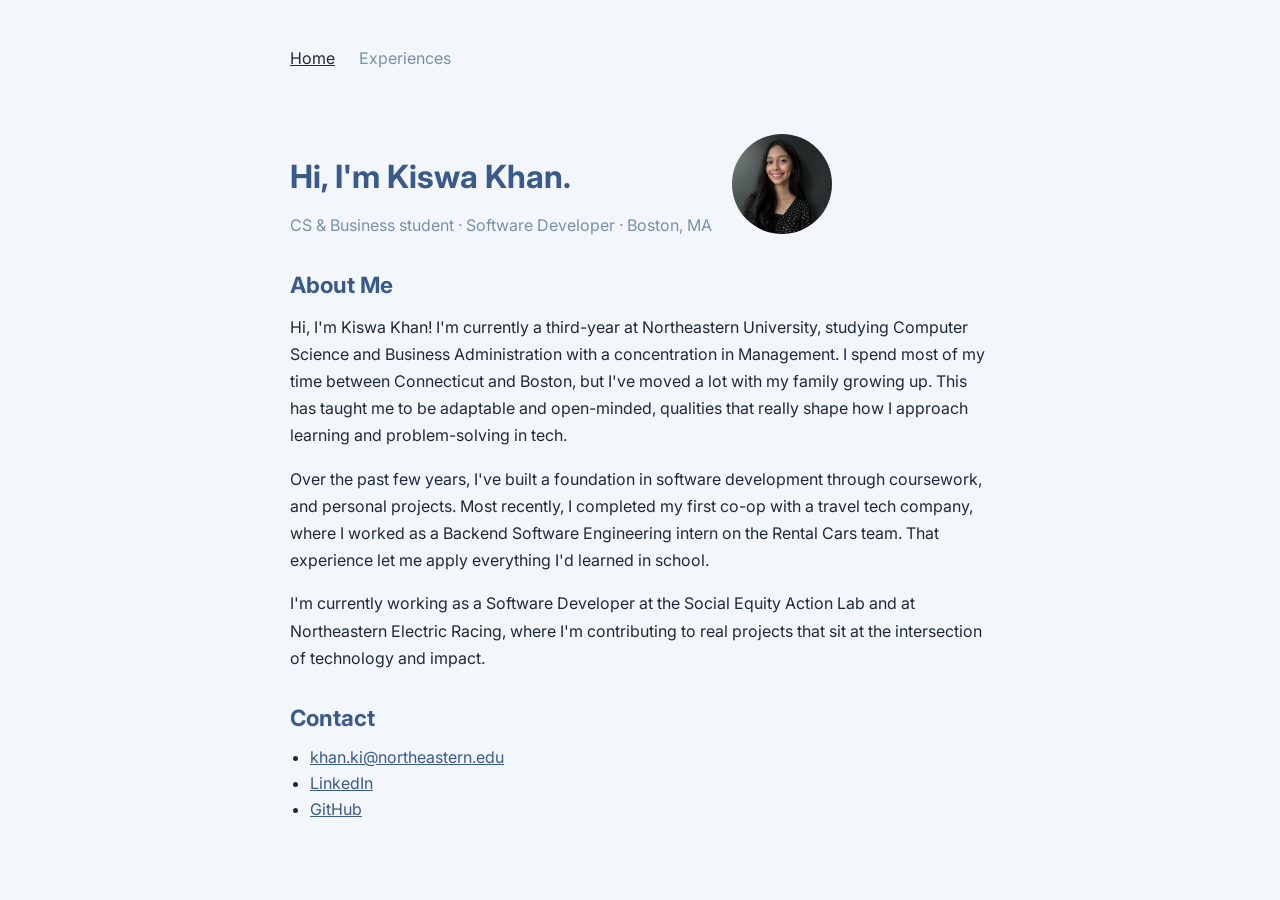
<file: index.html>
<!DOCTYPE html>
<html lang="en">
<head>
  <meta charset="UTF-8" />
  <meta name="viewport" content="width=device-width, initial-scale=1.0"/>
  <link rel="stylesheet" href="style.css" />
  <link href="https://fonts.googleapis.com/css2?family=Playfair+Display:wght@600&family=Inter:wght@400;500&display=swap" rel="stylesheet"/>
</head>
<body>

  <header>
    <nav>
      <ul>
        <li><a href="index.html" class="active">Home</a></li>
        <li><a href="projects.html">Experiences</a></li>
      </ul>
    </nav>
  </header>

  <main>
    <section class="hero">
      <div class="hero-text">
        <h1>Hi, I'm Kiswa Khan.</h1>
        <p class="subtitle">CS & Business student · Software Developer · Boston, MA</p>
      </div>
      <img src="Images/headshot.png" alt="Photo of Kiswa Khan" class="profile-photo" />
    </section>

    <section class="about">
      <h2>About Me</h2>
      <p>
        Hi, I'm Kiswa Khan! I'm currently a third-year at Northeastern University, studying
        Computer Science and Business Administration with a concentration in Management.
        I spend most of my time between Connecticut and Boston, but I've moved a lot with
        my family growing up. This has taught me to be adaptable and
        open-minded, qualities that really shape how I approach learning and problem-solving
        in tech.
      </p>
      <p>
        Over the past few years, I've built a foundation in software development
        through coursework, and personal projects. Most recently, I completed my
        first co-op with a travel tech company, where I worked as a Backend Software
        Engineering intern on the Rental Cars team. That experience let me apply
        everything I'd learned in school.
      </p>
      <p>
        I'm currently working as a Software Developer at the Social Equity Action Lab and
        at Northeastern Electric Racing, where I'm contributing to real projects that sit
        at the intersection of technology and impact.
      </p>
    </section>

    <section class="contact">
      <h2>Contact</h2>
      <ul>
        <li><a href="mailto:khan.ki@northeastern.edu">khan.ki@northeastern.edu</a></li>
        <li><a href="https://linkedin.com/in/kiswa-khan/" target="_blank">LinkedIn</a></li>
        <li><a href="https://github.com/kiswak" target="_blank">GitHub</a></li>
      </ul>
    </section>
  </main>

 

</body>
</html>
</file>
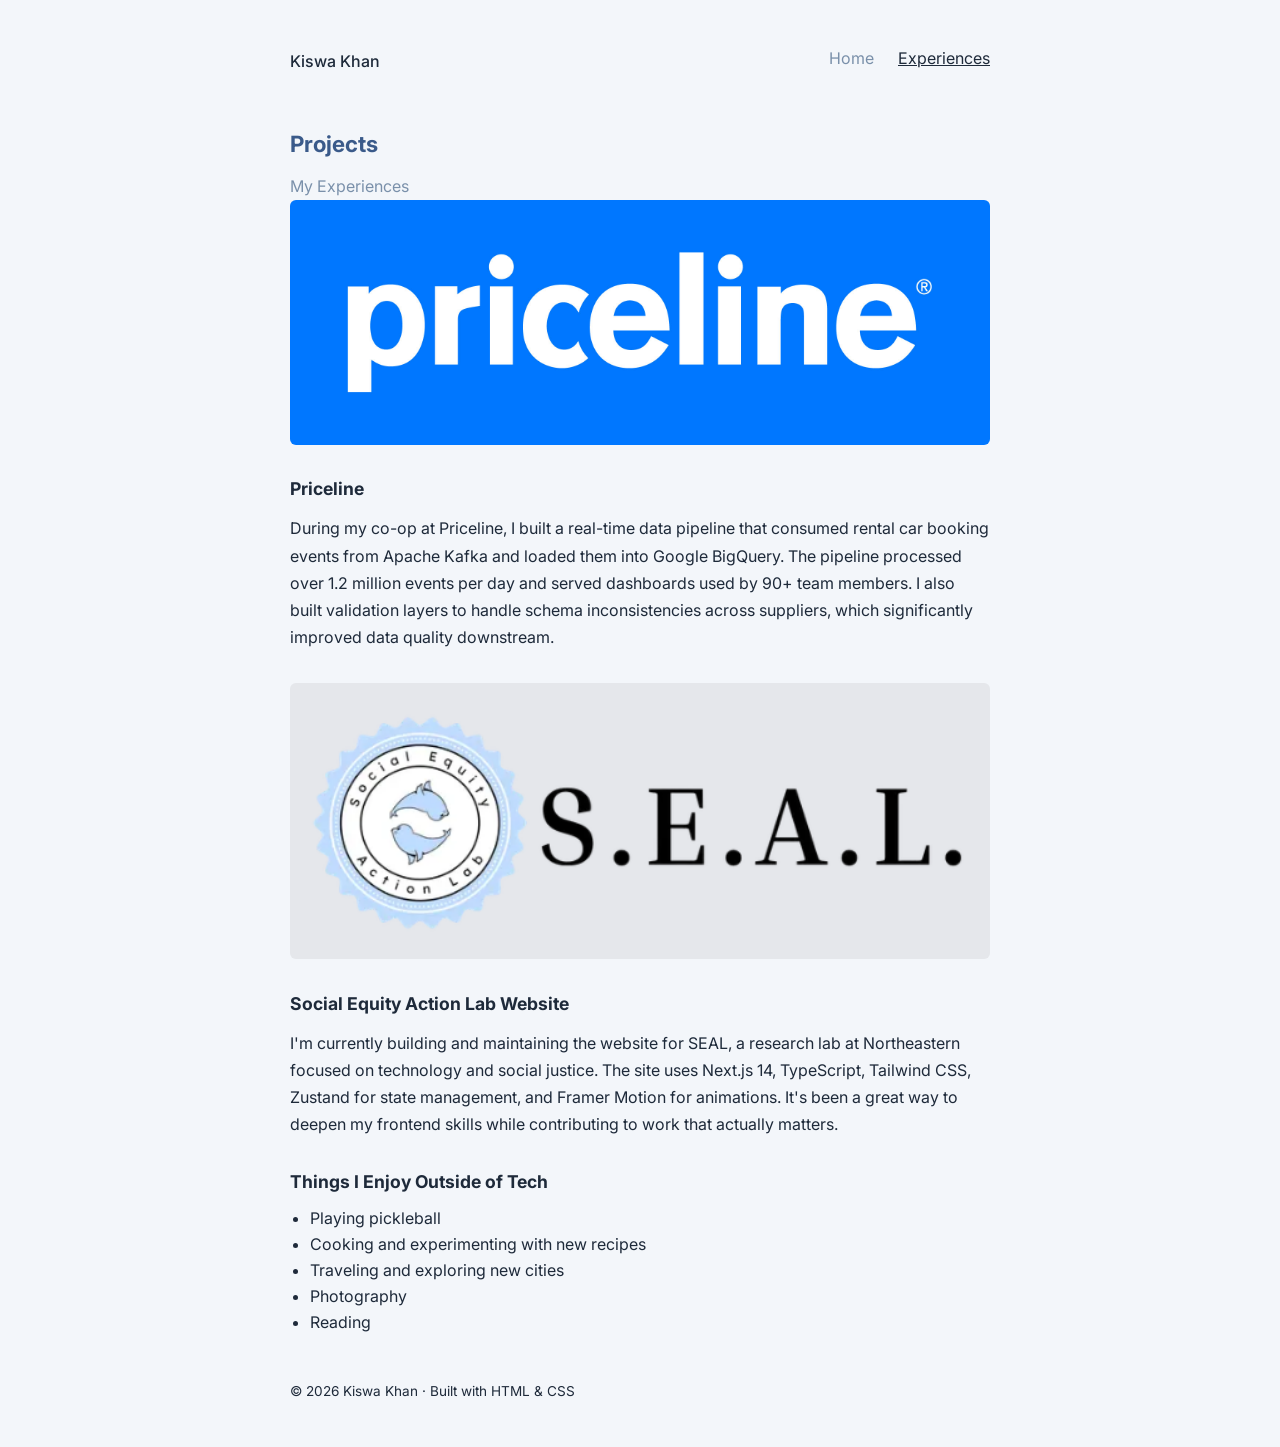
<file: projects.html>
<!DOCTYPE html>
<html lang="en">
<head>
  <meta charset="UTF-8" />
  <meta name="viewport" content="width=device-width, initial-scale=1.0"/>
  <title>Projects – Kiswa Khan</title>
  <link rel="stylesheet" href="style.css" />
  <link href="https://fonts.googleapis.com/css2?family=Playfair+Display:wght@600&family=Inter:wght@400;500&display=swap" rel="stylesheet"/>
</head>
<body>

  <header>
    <nav>
      <span class="logo">Kiswa Khan</span>
      <ul>
        <li><a href="index.html">Home</a></li>
        <li><a href="projects.html" class="active">Experiences</a></li>
      </ul>
    </nav>
  </header>

  <main>
    <section class="page-header">
      <h2>Projects</h2>
      <p class="subtitle">My Experiences</p>
    </section>

    <section class="project-card">
      <!-- Replace src with a real screenshot if you have one -->
      <img src="Images/priceline.jpg" alt="Priceline pipeline project" class="banner-photo" />
      <div class="project-body">
        <h3>Priceline</h3>
        <p>
          During my co-op at Priceline, I built a real-time data pipeline that consumed rental car booking
          events from Apache Kafka and loaded them into Google BigQuery. The pipeline processed over
          1.2 million events per day and served dashboards used by 90+ team members. I also built
          validation layers to handle schema inconsistencies across suppliers, which significantly improved
          data quality downstream.
        </p>
      </div>
    </section>

    <section class="project-card">
        <img src="Images/SEAL.jpg" alt="SEAL website project" class="banner-photo" />
      <div class="project-body">
        <h3>Social Equity Action Lab Website</h3>
        <p>
          I'm currently building and maintaining the website for SEAL, a research lab at Northeastern
          focused on technology and social justice. The site uses Next.js 14, TypeScript, Tailwind CSS,
          Zustand for state management, and Framer Motion for animations. It's been a great way to deepen
          my frontend skills while contributing to work that actually matters.
        </p>
      </div>
    </section>

    <section class="hobbies">
      <h3>Things I Enjoy Outside of Tech</h3>
      <ul>
        <li>Playing pickleball</li>
        <li>Cooking and experimenting with new recipes</li>
        <li>Traveling and exploring new cities</li>
        <li>Photography</li>
        <li>Reading</li>
      </ul>
    </section>

  <footer>
    <p>© 2026 Kiswa Khan · Built with HTML & CSS</p>
  </footer>

</body>
</html>
</file>
<file: style.css>
@import url('https://fonts.googleapis.com/css2?family=Inter:wght@400;500&display=swap');
body {
  font-family: 'Inter', sans-serif;
  background-color: #f3f6fa;
  color: #1e2a3a;
  max-width: 700px;
  margin: 0 auto;
  padding: 32px 24px;
}

nav {
  display: flex;
  justify-content: space-between;
  align-items: center;
  margin-bottom: 40px;
}

.logo {
  font-weight: 500;
  color: #1e2a3a;
}

nav ul {
  list-style: none;
  display: flex;
  gap: 1.5rem;
  padding: 0;
}

nav ul li a {
  text-decoration: none;
  color: #7a90aa;
}

nav ul li a:hover,
nav ul li a.active {
  color: #1e2a3a;
  text-decoration: underline;
}

h1 {
  font-size: 2rem;
  color: #3a5a8a;
  margin-bottom: 8px;
}

h2 {
  font-size: 1.4rem;
  color: #3a5a8a;
  margin-top: 32px;
  margin-bottom: 8px;
}

h3 {
  font-size: 1.1rem;
  color: #1e2a3a;
  margin-bottom: 6px;
}

p {
  line-height: 1.7;
  margin-bottom: 12px;
  color: #1e2a3a;
}

ul {
  padding-left: 20px;
  margin-bottom: 16px;
}

li {
  margin-bottom: 6px;
  color: #1e2a3a;
}

a {
  color: #3a5a8a;
}

a:hover {
  color: #1e2a3a;
}

.subtitle {
  color: #7a90aa;
  margin-bottom: 0;
}

.hero {
  display: flex;
  align-items: center;
  gap: 20px;
  margin-bottom: 32px;
}

.profile-photo {
  width: 100px;
  height: 100px;
  border-radius: 50%;
  object-fit: cover;
}

.banner-photo {
  width: 100%;
  border-radius: 6px;
  margin-bottom: 12px;
}

.project-card {
  margin-bottom: 32px;
}

footer {
  margin-top: 48px;
  font-size: 0.85rem;
  color: #7a90aa;
}
</file>
